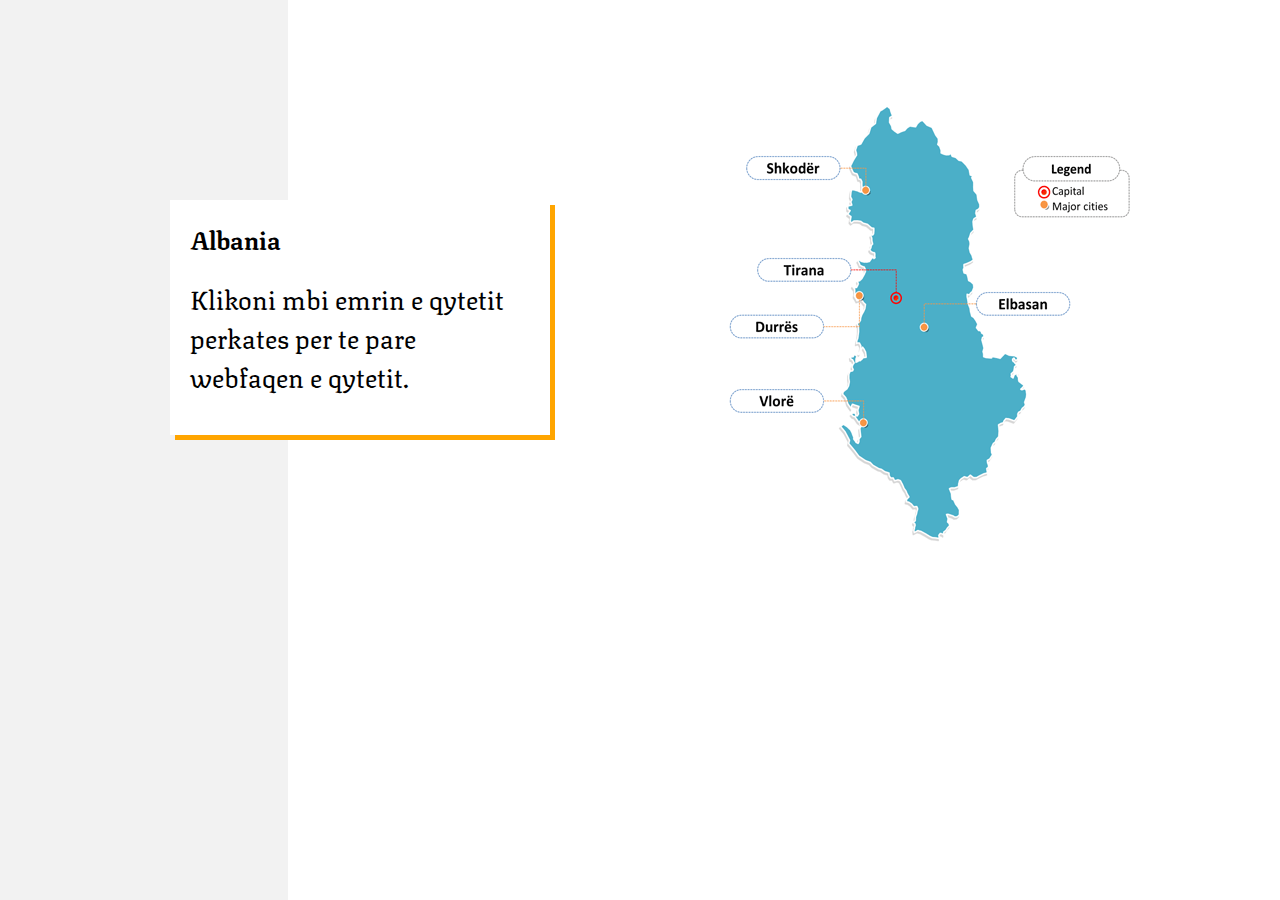
<file: index.html>
<!DOCTYPE html>
<html lang="en">
<head>
    <meta charset="UTF-8">
    <meta name="viewport" content="width=device-width, initial-scale=1.0">
    <title>Albania</title>
    <link href="style.css" rel="stylesheet">
    <link href="960-Grid-System-master/code/css/960_12_col.css" rel="stylesheet">
    <link href="960-Grid-System-master/code/css/text.css" rel="stylesheet">
    <link rel="preconnect" href="https://fonts.gstatic.com">
    <link href="https://fonts.googleapis.com/css2?family=Texturina:wght@100&display=swap" rel="stylesheet">
</head>
<body>
    <div class="container_12">
        <div class="article">
            <div class="grid_5 albania">
                <h1>Albania</h1>
                <p>Klikoni mbi emrin e qytetit perkates per te pare webfaqen e qytetit.</p>
            </div>
            <div class="grid_7 harta">
                <img src="images/alb.png" id="foto5"  usemap="#harta">
                <map name="harta">
                    <area shape="rect" coords="167,107,258,130" alt="Shkoder" href="shkodra.html">
                    <area shape="rect" coords="177,208,271,232" alt="Tirana" href="tirana.html">
                    <area shape="rect" coords="151,264,243,289" alt="Durres" href="durres.html">
                    <area shape="rect" coords="150,338,244,363" alt="Vlore" href="vlora.html">
                    <area shape="rect" coords="397,241,490,267" alt="Elbasan" href="elbasan.html">
                </map>
            </div>
    </div>
</body>
</html>
</file>
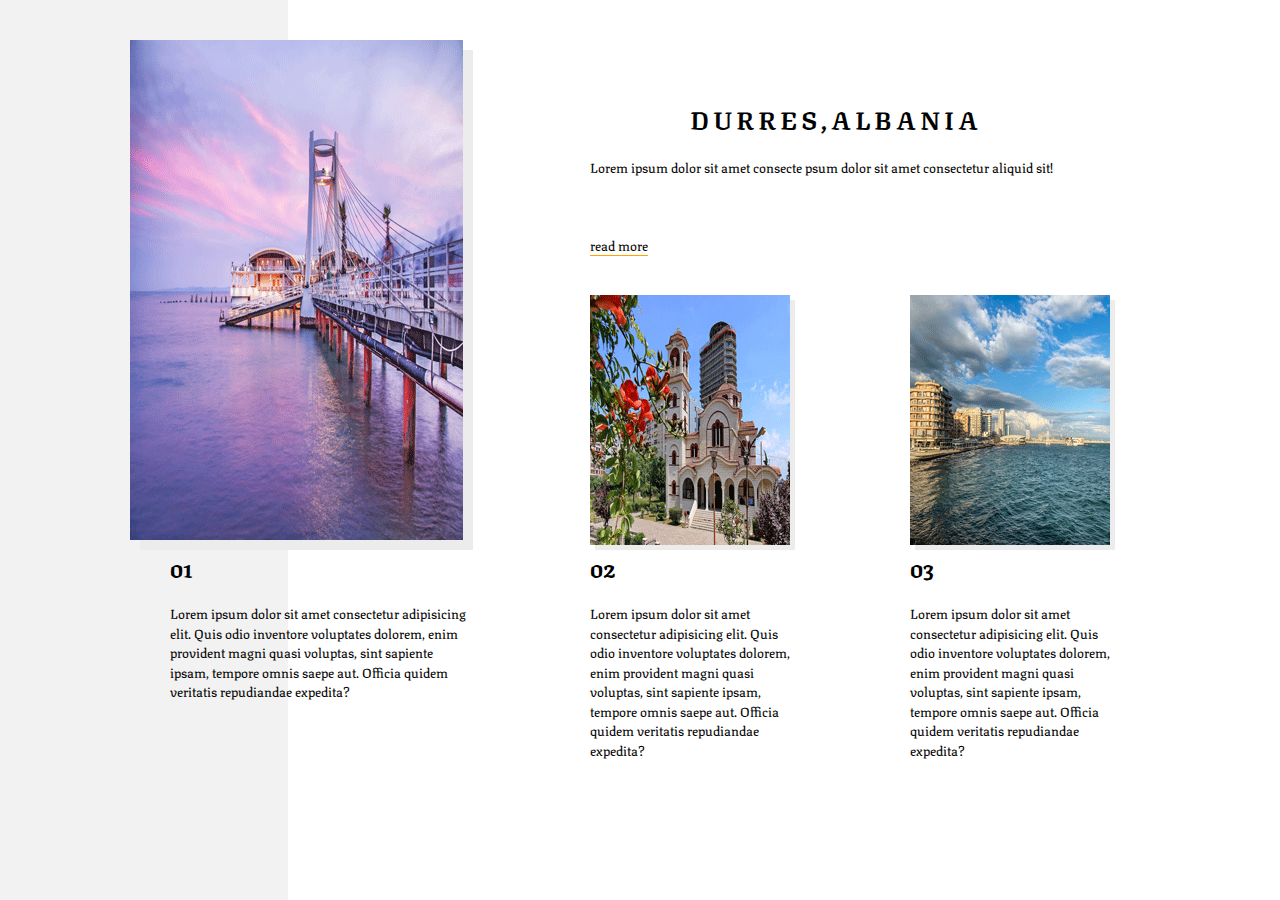
<file: durres.html>
<!DOCTYPE html>
<html lang="en">

<head>
    <meta charset="UTF-8">
    <meta name="viewport" content="width=device-width, initial-scale=1.0">
    <title>Durres</title>
    <link href="style.css" rel="stylesheet">
    <link href="960-Grid-System-master/code/css/960_12_col.css" rel="stylesheet">
    <link href="960-Grid-System-master/code/css/text.css" rel="stylesheet">
    <link rel="preconnect" href="https://fonts.gstatic.com">
    <link href="https://fonts.googleapis.com/css2?family=Texturina:wght@100&display=swap" rel="stylesheet">
</head>

<body>
    <div class="container_12">
        <div class="article">
            <div class="grid_4">
                <img src="images/durres1.png" id="foto1">
            </div>
            <div class="grid_8 shkrim">
                <h1>Durres,Albania</h1>
                <p id="p">Lorem ipsum dolor sit amet consecte psum dolor sit amet consectetur aliquid sit!</p>
                <div id="paragrafi">
                    <p id="p1">Lorem ipsum dolor sit amet consectetur adipisicing elit. Quia illum magnam excepturi
                        laboriosam obcaecati aliquid sint dolores alias suscipit, qui totam incidunt enim maxime
                        adipisci similique perferendis at, voluptatem repellendus.</p>
                </div>
                <br><br><br>
                <p><a href="#p1">read more</a></p>
            </div>
        </div>
        <div class="grid_4">
            <img src="images/durres.png" id="foto" alt="Shkoder">
        </div>
        <div class="grid_4">
            <img src="images/durres3.png" id="foto" alt="Shkoder">
        </div>
        <br class="clear">
        <div class="grid_4">
            <h2>01</h2>
        </div>
        <div class="grid_4">
            <h2 id="nr">02</h2>
        </div>
        <div class="grid_4">
            <h2 id="nr">03</h2>
        </div>
        <br class="clear">
        <div class="grid_4">
            <p>Lorem ipsum dolor sit amet consectetur adipisicing elit. Quis odio inventore voluptates dolorem, enim
                provident magni quasi voluptas, sint sapiente ipsam, tempore omnis saepe aut. Officia quidem veritatis
                repudiandae expedita?</p>
        </div>
        <div class="grid_4">
            <p id="nr">Lorem ipsum dolor sit amet consectetur adipisicing elit. Quis odio inventore voluptates dolorem, enim
                provident magni quasi voluptas, sint sapiente ipsam, tempore omnis saepe aut. Officia quidem veritatis
                repudiandae expedita?</p>
        </div>
        <div class="grid_4">
            <p id="nr">Lorem ipsum dolor sit amet consectetur adipisicing elit. Quis odio inventore voluptates dolorem, enim
                provident magni quasi voluptas, sint sapiente ipsam, tempore omnis saepe aut. Officia quidem veritatis
                repudiandae expedita?</p>
        </div>



    </div>
</body>

</html>
</file>
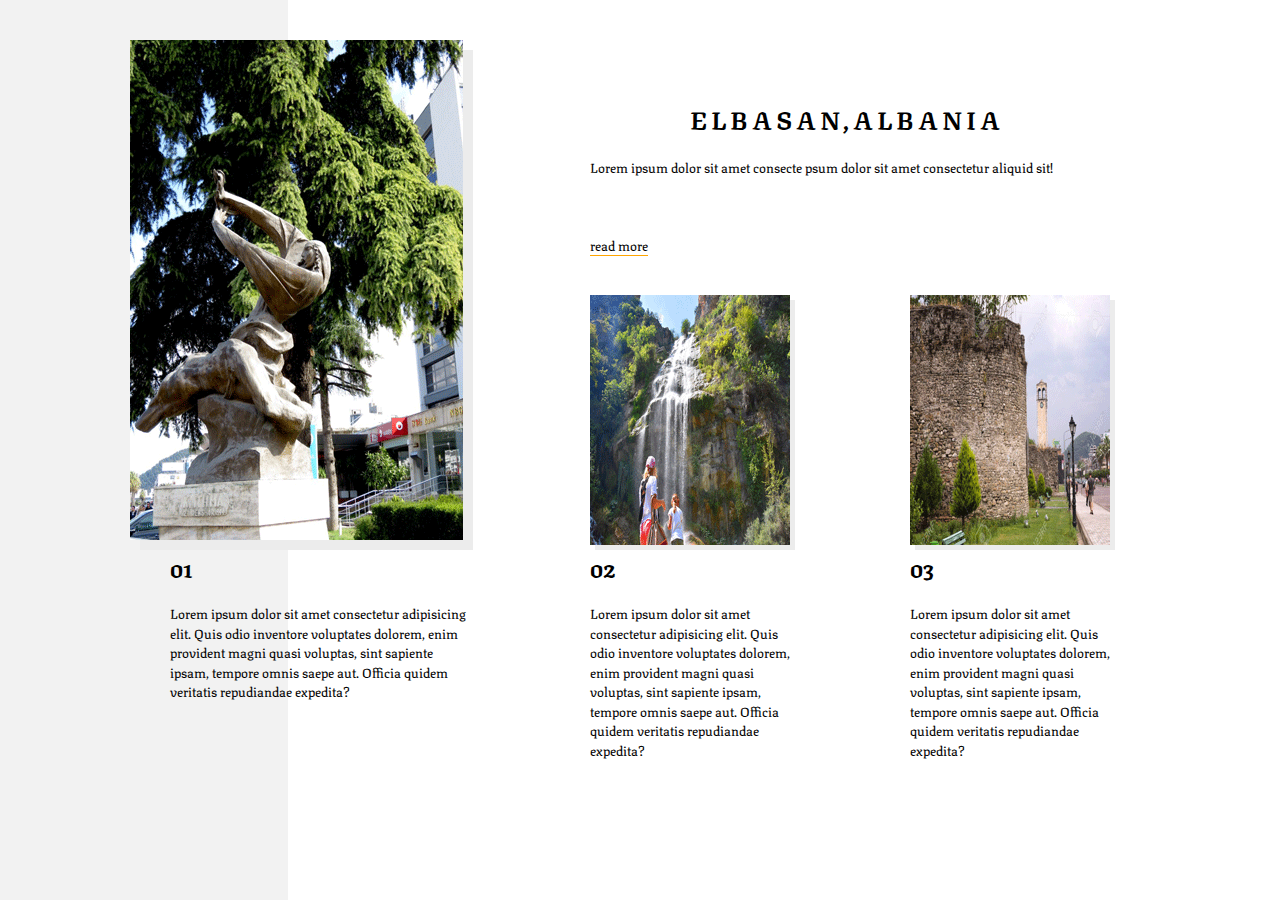
<file: elbasan.html>
<!DOCTYPE html>
<html lang="en">

<head>
    <meta charset="UTF-8">
    <meta name="viewport" content="width=device-width, initial-scale=1.0">
    <title>Elbasan</title>
    <link href="style.css" rel="stylesheet">
    <link href="960-Grid-System-master/code/css/960_12_col.css" rel="stylesheet">
    <link href="960-Grid-System-master/code/css/text.css" rel="stylesheet">
    <link rel="preconnect" href="https://fonts.gstatic.com">
    <link href="https://fonts.googleapis.com/css2?family=Texturina:wght@100&display=swap" rel="stylesheet">
</head>

<body>
    <div class="container_12">
        <div class="article">
            <div class="grid_4">
                <img src="images/elbasan1.png" id="foto1">
            </div>
            <div class="grid_8 shkrim">
                <h1>Elbasan,Albania</h1>
                <p id="p">Lorem ipsum dolor sit amet consecte psum dolor sit amet consectetur aliquid sit!</p>
                <div id="paragrafi">
                    <p id="p1">Lorem ipsum dolor sit amet consectetur adipisicing elit. Quia illum magnam excepturi
                        laboriosam obcaecati aliquid sint dolores alias suscipit, qui totam incidunt enim maxime
                        adipisci similique perferendis at, voluptatem repellendus.</p>
                </div>
                <br><br><br>
                <p><a href="#p1">read more</a></p>
            </div>
        </div>
        <div class="grid_4">
            <img src="images/elbasan.png" id="foto" alt="Shkoder">
        </div>
        <!-- <div class="grid_2">
            <img src="shkoder3.png" id="foto3" alt="Shkoder">
        </div> -->
        <div class="grid_4">
            <img src="images/elbasan2.png" id="foto" alt="Shkoder">
        </div>
        <br class="clear">
        <div class="grid_4">
            <h2>01</h2>
        </div>
        <div class="grid_4">
            <h2 id="nr">02</h2>
        </div>
        <div class="grid_4">
            <h2 id="nr">03</h2>
        </div>
        <br class="clear">
        <div class="grid_4">
            <p>Lorem ipsum dolor sit amet consectetur adipisicing elit. Quis odio inventore voluptates dolorem, enim
                provident magni quasi voluptas, sint sapiente ipsam, tempore omnis saepe aut. Officia quidem veritatis
                repudiandae expedita?</p>
        </div>
        <div class="grid_4">
            <p id="nr">Lorem ipsum dolor sit amet consectetur adipisicing elit. Quis odio inventore voluptates dolorem, enim
                provident magni quasi voluptas, sint sapiente ipsam, tempore omnis saepe aut. Officia quidem veritatis
                repudiandae expedita?</p>
        </div>
        <div class="grid_4">
            <p id="nr">Lorem ipsum dolor sit amet consectetur adipisicing elit. Quis odio inventore voluptates dolorem, enim
                provident magni quasi voluptas, sint sapiente ipsam, tempore omnis saepe aut. Officia quidem veritatis
                repudiandae expedita?</p>
        </div>



    </div>
</body>

</html>
</file>
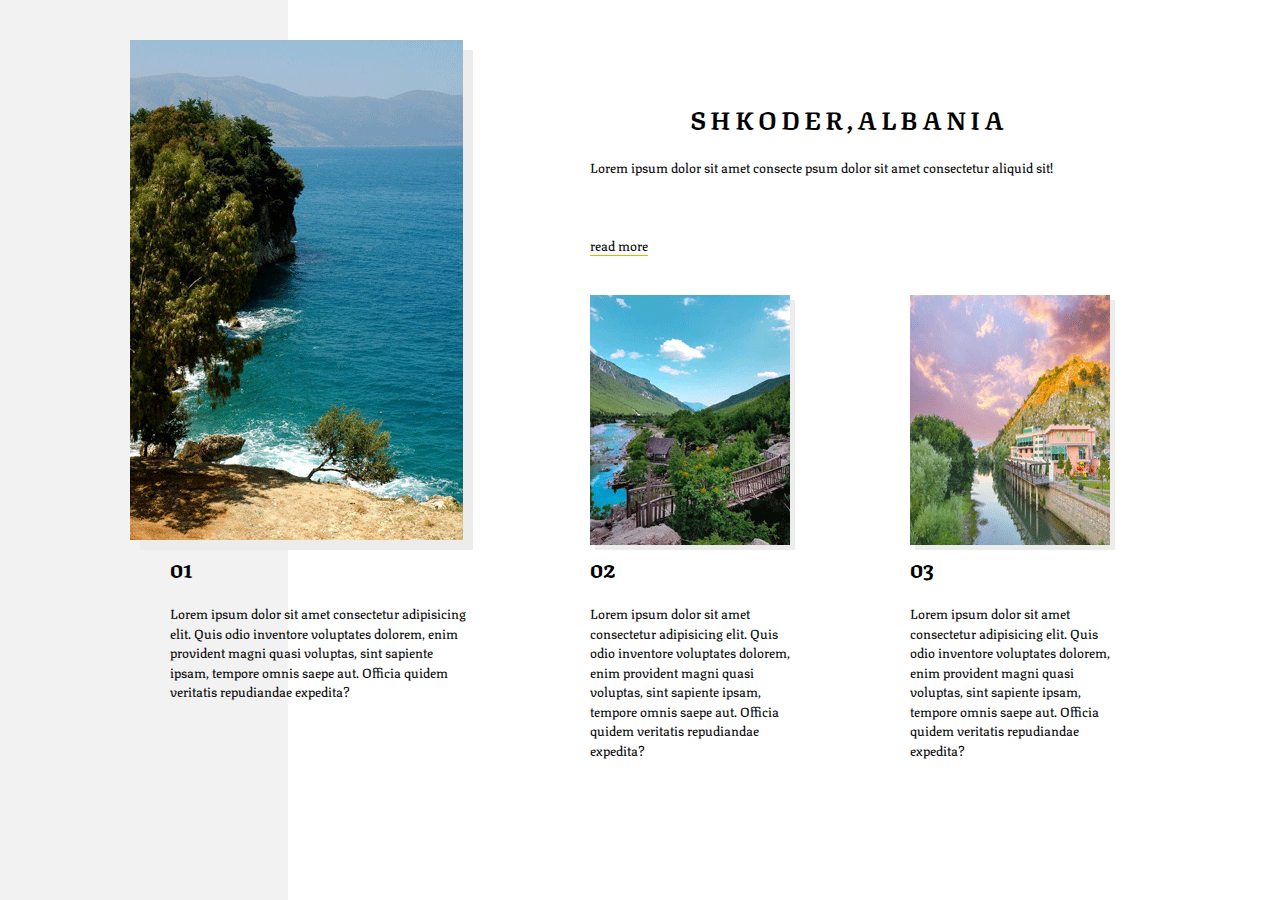
<file: shkodra.html>
<!DOCTYPE html>
<html lang="en">

<head>
    <meta charset="UTF-8">
    <meta name="viewport" content="width=device-width, initial-scale=1.0">
    <title>Shkoder</title>
    <link href="style.css" rel="stylesheet">
    <link href="960-Grid-System-master/code/css/960_12_col.css" rel="stylesheet">
    <link href="960-Grid-System-master/code/css/text.css" rel="stylesheet">
    <link rel="preconnect" href="https://fonts.gstatic.com">
    <link href="https://fonts.googleapis.com/css2?family=Texturina:wght@100&display=swap" rel="stylesheet">
</head>

<body>
    <div class="container_12">
        <div class="article">
            <div class="grid_4">
                <img src="images/shkoder1.png" id="foto1">
            </div>
            <div class="grid_8 shkrim">
                <h1>Shkoder,Albania</h1>
                <p id="p">Lorem ipsum dolor sit amet consecte psum dolor sit amet consectetur aliquid sit!</p>
                <div id="paragrafi">
                    <p id="p1">Lorem ipsum dolor sit amet consectetur adipisicing elit. Quia illum magnam excepturi
                        laboriosam obcaecati aliquid sint dolores alias suscipit, qui totam incidunt enim maxime
                        adipisci similique perferendis at, voluptatem repellendus.</p>
                </div>
                <br><br><br>
                <p><a href="#p1">read more</a></p>
            </div>
        </div>
        <div class="grid_4">
            <img src="images/shkoder.png" id="foto" alt="Shkoder">
        </div>
        <div class="grid_4">
            <img src="images/shkoder4.png" id="foto" alt="Shkoder">
        </div>
        <br class="clear">
        <div class="grid_4">
            <h2>01</h2>
        </div>
        <div class="grid_4">
            <h2 id="nr">02</h2>
        </div>
        <div class="grid_4">
            <h2 id="nr">03</h2>
        </div>
        <br class="clear">
        <div class="grid_4">
            <p>Lorem ipsum dolor sit amet consectetur adipisicing elit. Quis odio inventore voluptates dolorem, enim
                provident magni quasi voluptas, sint sapiente ipsam, tempore omnis saepe aut. Officia quidem veritatis
                repudiandae expedita?</p>
        </div>
        <div class="grid_4">
            <p id="nr">Lorem ipsum dolor sit amet consectetur adipisicing elit. Quis odio inventore voluptates dolorem, enim
                provident magni quasi voluptas, sint sapiente ipsam, tempore omnis saepe aut. Officia quidem veritatis
                repudiandae expedita?</p>
        </div>
        <div class="grid_4">
            <p id="nr">Lorem ipsum dolor sit amet consectetur adipisicing elit. Quis odio inventore voluptates dolorem, enim
                provident magni quasi voluptas, sint sapiente ipsam, tempore omnis saepe aut. Officia quidem veritatis
                repudiandae expedita?</p>
        </div>



    </div>
</body>

</html>
</file>
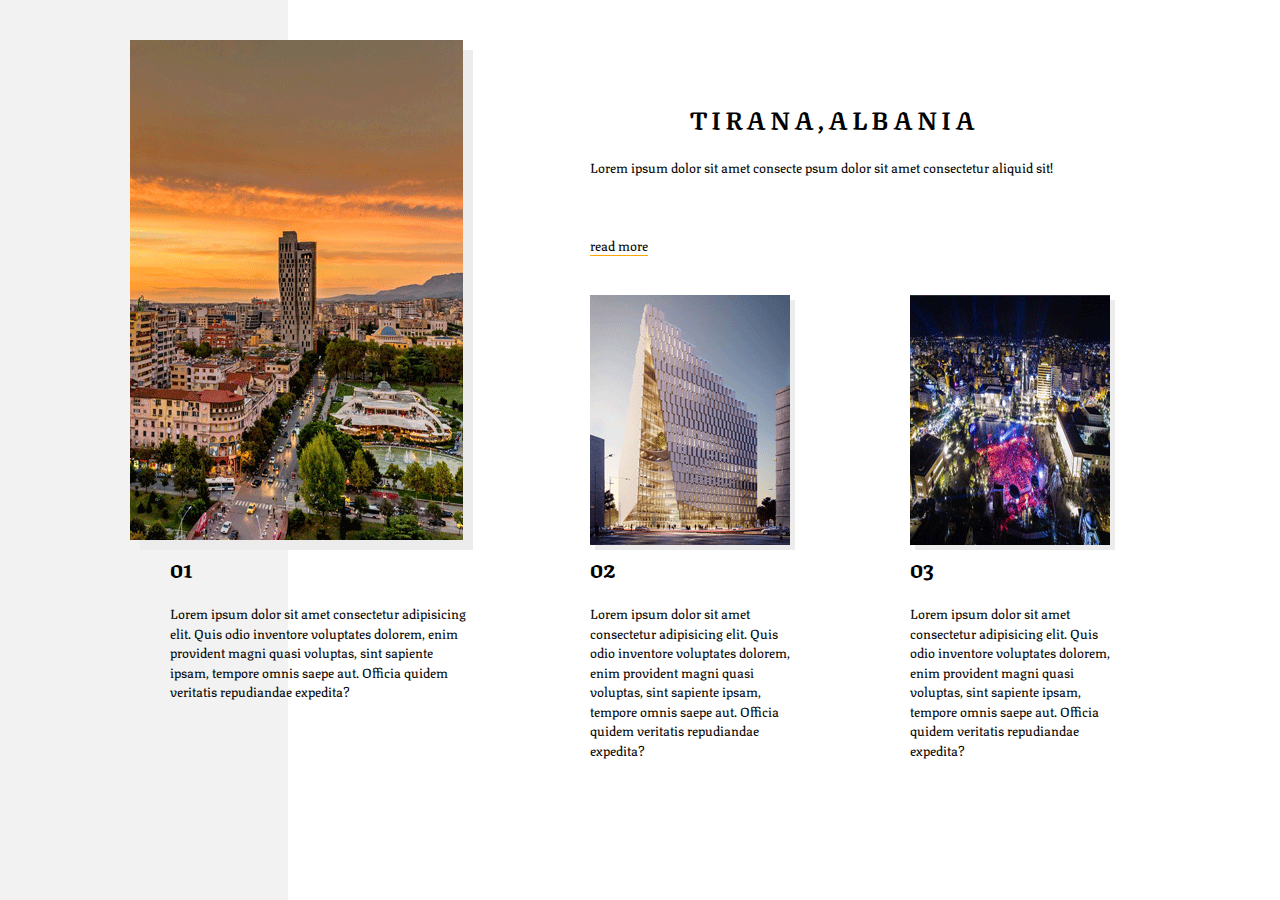
<file: tirana.html>
<!DOCTYPE html>
<html lang="en">

<head>
    <meta charset="UTF-8">
    <meta name="viewport" content="width=device-width, initial-scale=1.0">
    <title>Tirana</title>
    <link href="style.css" rel="stylesheet">
    <link href="960-Grid-System-master/code/css/960_12_col.css" rel="stylesheet">
    <link href="960-Grid-System-master/code/css/text.css" rel="stylesheet">
    <link rel="preconnect" href="https://fonts.gstatic.com">
    <link href="https://fonts.googleapis.com/css2?family=Texturina:wght@100&display=swap" rel="stylesheet">
</head>

<body>
    <div class="container_12">
        <div class="article">
            <div class="grid_4">
                <img src="images/tirana.png" id="foto1">
            </div>
            <div class="grid_8 shkrim">
                <h1>Tirana,Albania</h1>
                <p id="p">Lorem ipsum dolor sit amet consecte psum dolor sit amet consectetur aliquid sit!</p>
                <div id="paragrafi">
                    <p id="p1">Lorem ipsum dolor sit amet consectetur adipisicing elit. Quia illum magnam excepturi
                        laboriosam obcaecati aliquid sint dolores alias suscipit, qui totam incidunt enim maxime
                        adipisci similique perferendis at, voluptatem repellendus.</p>
                </div>
                <br><br><br>
                <p><a href="#p1">read more</a></p>
            </div>
        </div>
        <div class="grid_4">
            <img src="images/tirana3.png" id="foto" alt="Tirana">
        </div>
        <div class="grid_4">
            <img src="images/tirana2.png" id="foto" alt="Tirana">
        </div>
        <br class="clear">
        <div class="grid_4">
            <h2>01</h2>
        </div>
        <div class="grid_4">
            <h2 id="nr">02</h2>
        </div>
        <div class="grid_4">
            <h2 id="nr">03</h2>
        </div>
        <br class="clear">
        <div class="grid_4">
            <p>Lorem ipsum dolor sit amet consectetur adipisicing elit. Quis odio inventore voluptates dolorem, enim
                provident magni quasi voluptas, sint sapiente ipsam, tempore omnis saepe aut. Officia quidem veritatis
                repudiandae expedita?</p>
        </div>
        <div class="grid_4">
            <p id="nr">Lorem ipsum dolor sit amet consectetur adipisicing elit. Quis odio inventore voluptates dolorem, enim
                provident magni quasi voluptas, sint sapiente ipsam, tempore omnis saepe aut. Officia quidem veritatis
                repudiandae expedita?</p>
        </div>
        <div class="grid_4">
            <p id="nr">Lorem ipsum dolor sit amet consectetur adipisicing elit. Quis odio inventore voluptates dolorem, enim
                provident magni quasi voluptas, sint sapiente ipsam, tempore omnis saepe aut. Officia quidem veritatis
                repudiandae expedita?</p>
        </div>



    </div>
</body>

</html>
</file>
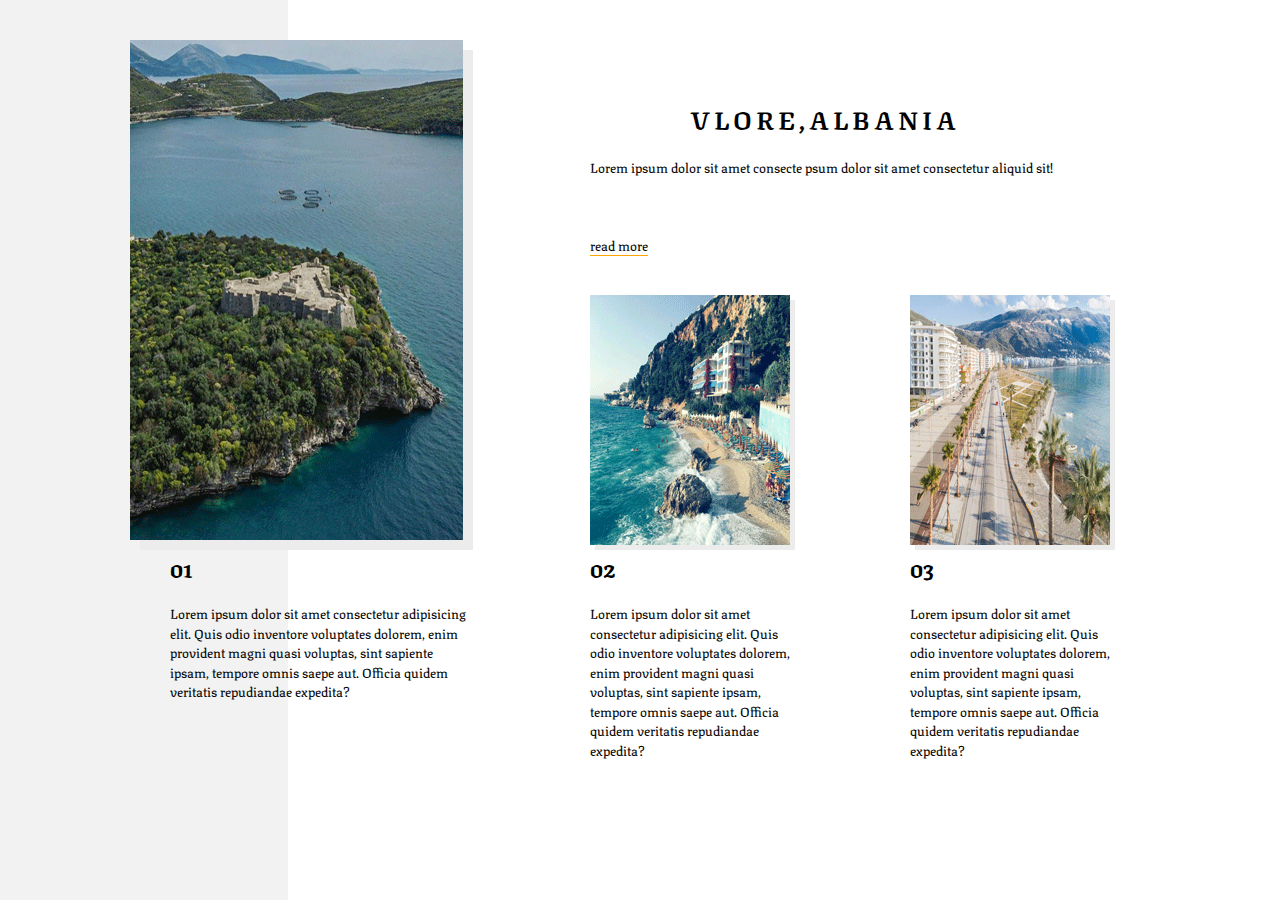
<file: vlora.html>
<!DOCTYPE html>
<html lang="en">

<head>
    <meta charset="UTF-8">
    <meta name="viewport" content="width=device-width, initial-scale=1.0">
    <title>Vlora</title>
    <link href="style.css" rel="stylesheet">
    <link href="960-Grid-System-master/code/css/960_12_col.css" rel="stylesheet">
    <link href="960-Grid-System-master/code/css/text.css" rel="stylesheet">
    <link rel="preconnect" href="https://fonts.gstatic.com">
    <link href="https://fonts.googleapis.com/css2?family=Texturina:wght@100&display=swap" rel="stylesheet">
</head>

<body>
    <div class="container_12">
        <div class="article">
            <div class="grid_4">
                <img src="images/vlora.png" id="foto1">
            </div>
            <div class="grid_8 shkrim">
                <h1>Vlore,Albania</h1>
                <p id="p">Lorem ipsum dolor sit amet consecte psum dolor sit amet consectetur aliquid sit!</p>
                <div id="paragrafi">
                    <p id="p1">Lorem ipsum dolor sit amet consectetur adipisicing elit. Quia illum magnam excepturi
                        laboriosam obcaecati aliquid sint dolores alias suscipit, qui totam incidunt enim maxime
                        adipisci similique perferendis at, voluptatem repellendus.</p>
                </div>
                <br><br><br>
                <p><a href="#p1">read more</a></p>
            </div>
        </div>
        <div class="grid_4">
            <img src="images/vlora2.png" id="foto" alt="Shkoder">
        </div>
        <div class="grid_4">
            <img src="images/vlora1.png" id="foto" alt="Shkoder">
        </div>
        <br class="clear">
        <div class="grid_4">
            <h2>01</h2>
        </div>
        <div class="grid_4">
            <h2 id="nr">02</h2>
        </div>
        <div class="grid_4">
            <h2 id="nr">03</h2>
        </div>
        <br class="clear">
        <div class="grid_4">
            <p>Lorem ipsum dolor sit amet consectetur adipisicing elit. Quis odio inventore voluptates dolorem, enim
                provident magni quasi voluptas, sint sapiente ipsam, tempore omnis saepe aut. Officia quidem veritatis
                repudiandae expedita?</p>
        </div>
        <div class="grid_4">
            <p id="nr">Lorem ipsum dolor sit amet consectetur adipisicing elit. Quis odio inventore voluptates dolorem, enim
                provident magni quasi voluptas, sint sapiente ipsam, tempore omnis saepe aut. Officia quidem veritatis
                repudiandae expedita?</p>
        </div>
        <div class="grid_4">
            <p id="nr">Lorem ipsum dolor sit amet consectetur adipisicing elit. Quis odio inventore voluptates dolorem, enim
                provident magni quasi voluptas, sint sapiente ipsam, tempore omnis saepe aut. Officia quidem veritatis
                repudiandae expedita?</p>
        </div>



    </div>
</body>

</html>
</file>
<file: style.css>
*,*::before,*::after{
    margin: 0;
    padding: 0;
    box-sizing: border-box;
}
body{
    background: url(images/bg2.png);
    height: fit-content;
    
}
.container_12{
    width: 960px;
    margin-left: auto;
    margin-right: auto;
    font-family: Texturina;
}
#foto1{
    margin-left: -40px;
    margin-top: 40px;
    box-shadow: 10px 10px #ececec;
    /* float: left; */
    
}
.shkrim{
    /* float: right; */
    margin-top: 100px;
    margin-left: 300px; 
   
   
}

.shkrim h1{
  text-transform: uppercase;
  letter-spacing: 4px;
  margin-left: 200px;
  /* text-shadow: 1px 1px orange; */
}
.shkrim p{
    margin-left: 100px;
}
.shkrim a{
    text-decoration: none;
    color: black;
    border-bottom: 1px solid orange;
    padding-top: 50px;
}
#p,#p1{
    display: inline;
}
#paragrafi p{
    display: none;
    width: 550px;
}
#paragrafi :target{
    display: block;
    margin-bottom: 0;
    position: absolute;
}
#foto{
    /* margin-left: 160px; */
    margin-top: 20px;
    box-shadow: 5px 5px #ececec;
    margin-left: 100px;
    
}
#foto3{
    margin-left: 150px;
    margin-top: 20px;
    box-shadow: 5px 5px #ececec;
}
#foto4{
    /* margin-left: 150px; */
    margin-top: 20px;
    box-shadow: 5px 5px #ececec;
}
#nr{
    margin-left: 100px;
}
#foto5{
    margin-top: 50px;
    margin-left: 10px;
}
.albania{
    /* margin-left: -30px; */
    margin-top: 200px;
    background-color: white;
    box-shadow: 5px 5px orange;
    padding: 20px;
}
.harta{
    margin-left: -50px;
}
.albania p{
    font-size: 2em;
}
</file>
<file: 960-Grid-System-master/code/css/960_12_col.css>
/*
  960 Grid System ~ Core CSS.
  Learn more ~ http://960.gs/

  Licensed under GPL and MIT.
*/

/*
  Forces backgrounds to span full width,
  even if there is horizontal scrolling.
  Increase this if your layout is wider.

  Note: IE6 works fine without this fix.
*/

body {
  min-width: 960px;
}

/* `Container
----------------------------------------------------------------------------------------------------*/

.container_12 {
  margin-left: auto;
  margin-right: auto;
  width: 960px;
}

/* `Grid >> Global
----------------------------------------------------------------------------------------------------*/

.grid_1,
.grid_2,
.grid_3,
.grid_4,
.grid_5,
.grid_6,
.grid_7,
.grid_8,
.grid_9,
.grid_10,
.grid_11,
.grid_12 {
  display: inline;
  float: left;
  margin-left: 10px;
  margin-right: 10px;
}

.push_1, .pull_1,
.push_2, .pull_2,
.push_3, .pull_3,
.push_4, .pull_4,
.push_5, .pull_5,
.push_6, .pull_6,
.push_7, .pull_7,
.push_8, .pull_8,
.push_9, .pull_9,
.push_10, .pull_10,
.push_11, .pull_11 {
  position: relative;
}

/* `Grid >> Children (Alpha ~ First, Omega ~ Last)
----------------------------------------------------------------------------------------------------*/

.alpha {
  margin-left: 0;
}

.omega {
  margin-right: 0;
}

/* `Grid >> 12 Columns
----------------------------------------------------------------------------------------------------*/

.container_12 .grid_1 {
  width: 60px;
}

.container_12 .grid_2 {
  width: 140px;
}

.container_12 .grid_3 {
  width: 220px;
}

.container_12 .grid_4 {
  width: 300px;
}

.container_12 .grid_5 {
  width: 380px;
}

.container_12 .grid_6 {
  width: 460px;
}

.container_12 .grid_7 {
  width: 540px;
}

.container_12 .grid_8 {
  width: 620px;
}

.container_12 .grid_9 {
  width: 700px;
}

.container_12 .grid_10 {
  width: 780px;
}

.container_12 .grid_11 {
  width: 860px;
}

.container_12 .grid_12 {
  width: 940px;
}

/* `Prefix Extra Space >> 12 Columns
----------------------------------------------------------------------------------------------------*/

.container_12 .prefix_1 {
  padding-left: 80px;
}

.container_12 .prefix_2 {
  padding-left: 160px;
}

.container_12 .prefix_3 {
  padding-left: 240px;
}

.container_12 .prefix_4 {
  padding-left: 320px;
}

.container_12 .prefix_5 {
  padding-left: 400px;
}

.container_12 .prefix_6 {
  padding-left: 480px;
}

.container_12 .prefix_7 {
  padding-left: 560px;
}

.container_12 .prefix_8 {
  padding-left: 640px;
}

.container_12 .prefix_9 {
  padding-left: 720px;
}

.container_12 .prefix_10 {
  padding-left: 800px;
}

.container_12 .prefix_11 {
  padding-left: 880px;
}

/* `Suffix Extra Space >> 12 Columns
----------------------------------------------------------------------------------------------------*/

.container_12 .suffix_1 {
  padding-right: 80px;
}

.container_12 .suffix_2 {
  padding-right: 160px;
}

.container_12 .suffix_3 {
  padding-right: 240px;
}

.container_12 .suffix_4 {
  padding-right: 320px;
}

.container_12 .suffix_5 {
  padding-right: 400px;
}

.container_12 .suffix_6 {
  padding-right: 480px;
}

.container_12 .suffix_7 {
  padding-right: 560px;
}

.container_12 .suffix_8 {
  padding-right: 640px;
}

.container_12 .suffix_9 {
  padding-right: 720px;
}

.container_12 .suffix_10 {
  padding-right: 800px;
}

.container_12 .suffix_11 {
  padding-right: 880px;
}

/* `Push Space >> 12 Columns
----------------------------------------------------------------------------------------------------*/

.container_12 .push_1 {
  left: 80px;
}

.container_12 .push_2 {
  left: 160px;
}

.container_12 .push_3 {
  left: 240px;
}

.container_12 .push_4 {
  left: 320px;
}

.container_12 .push_5 {
  left: 400px;
}

.container_12 .push_6 {
  left: 480px;
}

.container_12 .push_7 {
  left: 560px;
}

.container_12 .push_8 {
  left: 640px;
}

.container_12 .push_9 {
  left: 720px;
}

.container_12 .push_10 {
  left: 800px;
}

.container_12 .push_11 {
  left: 880px;
}

/* `Pull Space >> 12 Columns
----------------------------------------------------------------------------------------------------*/

.container_12 .pull_1 {
  left: -80px;
}

.container_12 .pull_2 {
  left: -160px;
}

.container_12 .pull_3 {
  left: -240px;
}

.container_12 .pull_4 {
  left: -320px;
}

.container_12 .pull_5 {
  left: -400px;
}

.container_12 .pull_6 {
  left: -480px;
}

.container_12 .pull_7 {
  left: -560px;
}

.container_12 .pull_8 {
  left: -640px;
}

.container_12 .pull_9 {
  left: -720px;
}

.container_12 .pull_10 {
  left: -800px;
}

.container_12 .pull_11 {
  left: -880px;
}

/* `Clear Floated Elements
----------------------------------------------------------------------------------------------------*/

/* http://sonspring.com/journal/clearing-floats */

.clear {
  clear: both;
  display: block;
  overflow: hidden;
  visibility: hidden;
  width: 0;
  height: 0;
}

/* http://www.yuiblog.com/blog/2010/09/27/clearfix-reloaded-overflowhidden-demystified */

.clearfix:before,
.clearfix:after,
.container_12:before,
.container_12:after {
  content: '.';
  display: block;
  overflow: hidden;
  visibility: hidden;
  font-size: 0;
  line-height: 0;
  width: 0;
  height: 0;
}

.clearfix:after,
.container_12:after {
  clear: both;
}

/*
  The following zoom:1 rule is specifically for IE6 + IE7.
  Move to separate stylesheet if invalid CSS is a problem.
*/

.clearfix,
.container_12 {
  zoom: 1;
}
</file>
<file: 960-Grid-System-master/code/css/text.css>
/*
  960 Grid System ~ Text CSS.
  Learn more ~ http://960.gs/

  Licensed under GPL and MIT.
*/

/* `Basic HTML
----------------------------------------------------------------------------------------------------*/

body {
  font: 13px/1.5 "Helvetica Neue", Arial, "Liberation Sans", FreeSans, sans-serif;
}

pre,
code {
  font-family: "DejaVu Sans Mono", Menlo, Consolas, monospace;
}

hr {
  border: 0 solid #ccc;
  border-top-width: 1px;
  clear: both;
  height: 0;
}

/* `Headings
----------------------------------------------------------------------------------------------------*/

h1 {
  font-size: 25px;
}

h2 {
  font-size: 23px;
}

h3 {
  font-size: 21px;
}

h4 {
  font-size: 19px;
}

h5 {
  font-size: 17px;
}

h6 {
  font-size: 15px;
}

/* `Spacing
----------------------------------------------------------------------------------------------------*/

ol {
  list-style: decimal;
}

ul {
  list-style: disc;
}

li {
  margin-left: 30px;
}

p,
dl,
hr,
h1,
h2,
h3,
h4,
h5,
h6,
ol,
ul,
pre,
table,
address,
fieldset,
figure {
  margin-bottom: 20px;
}
</file>
